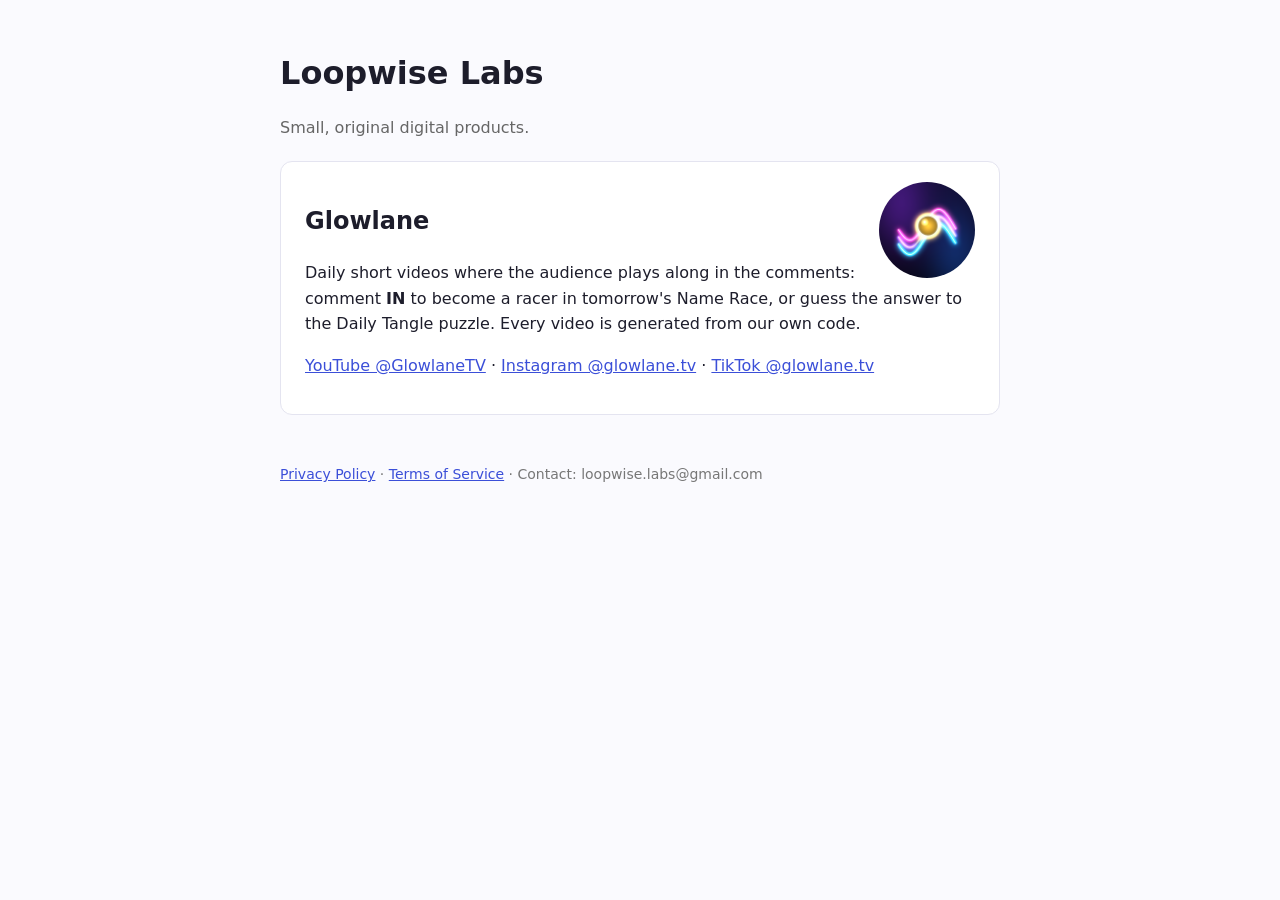
<file: index.html>
<!DOCTYPE html><html lang="en"><head><meta charset="utf-8"><meta name="viewport" content="width=device-width,initial-scale=1">
<meta name="google-site-verification" content="M1WA3Ar8SufTYykeCCIFbmc9drxLSnByoAoReWzW7tY" />
<title>Loopwise Labs</title><link rel="stylesheet" href="style.css"><link rel="icon" href="favicon.png"><link rel="apple-touch-icon" href="apple-touch-icon.png"></head><body>
<h1>Loopwise Labs</h1><p class="muted">Small, original digital products.</p>
<div class="card"><img src="glowlane-logo.png" alt="Glowlane logo" width="96" height="96" style="border-radius:50%;float:right;margin-left:16px"><h2>Glowlane</h2>
<p>Daily short videos where the audience plays along in the comments: comment <b>IN</b> to become a racer in tomorrow's Name Race, or guess the answer to the Daily Tangle puzzle. Every video is generated from our own code.</p>
<p><a href="https://www.youtube.com/@GlowlaneTV">YouTube @GlowlaneTV</a> · <a href="https://www.instagram.com/glowlane.tv/">Instagram @glowlane.tv</a> · <a href="https://www.tiktok.com/@glowlane.tv">TikTok @glowlane.tv</a></p></div>
<footer><a href="privacy.html">Privacy Policy</a> · <a href="terms.html">Terms of Service</a> · Contact: loopwise.labs@gmail.com</footer>
</body></html>
</file>
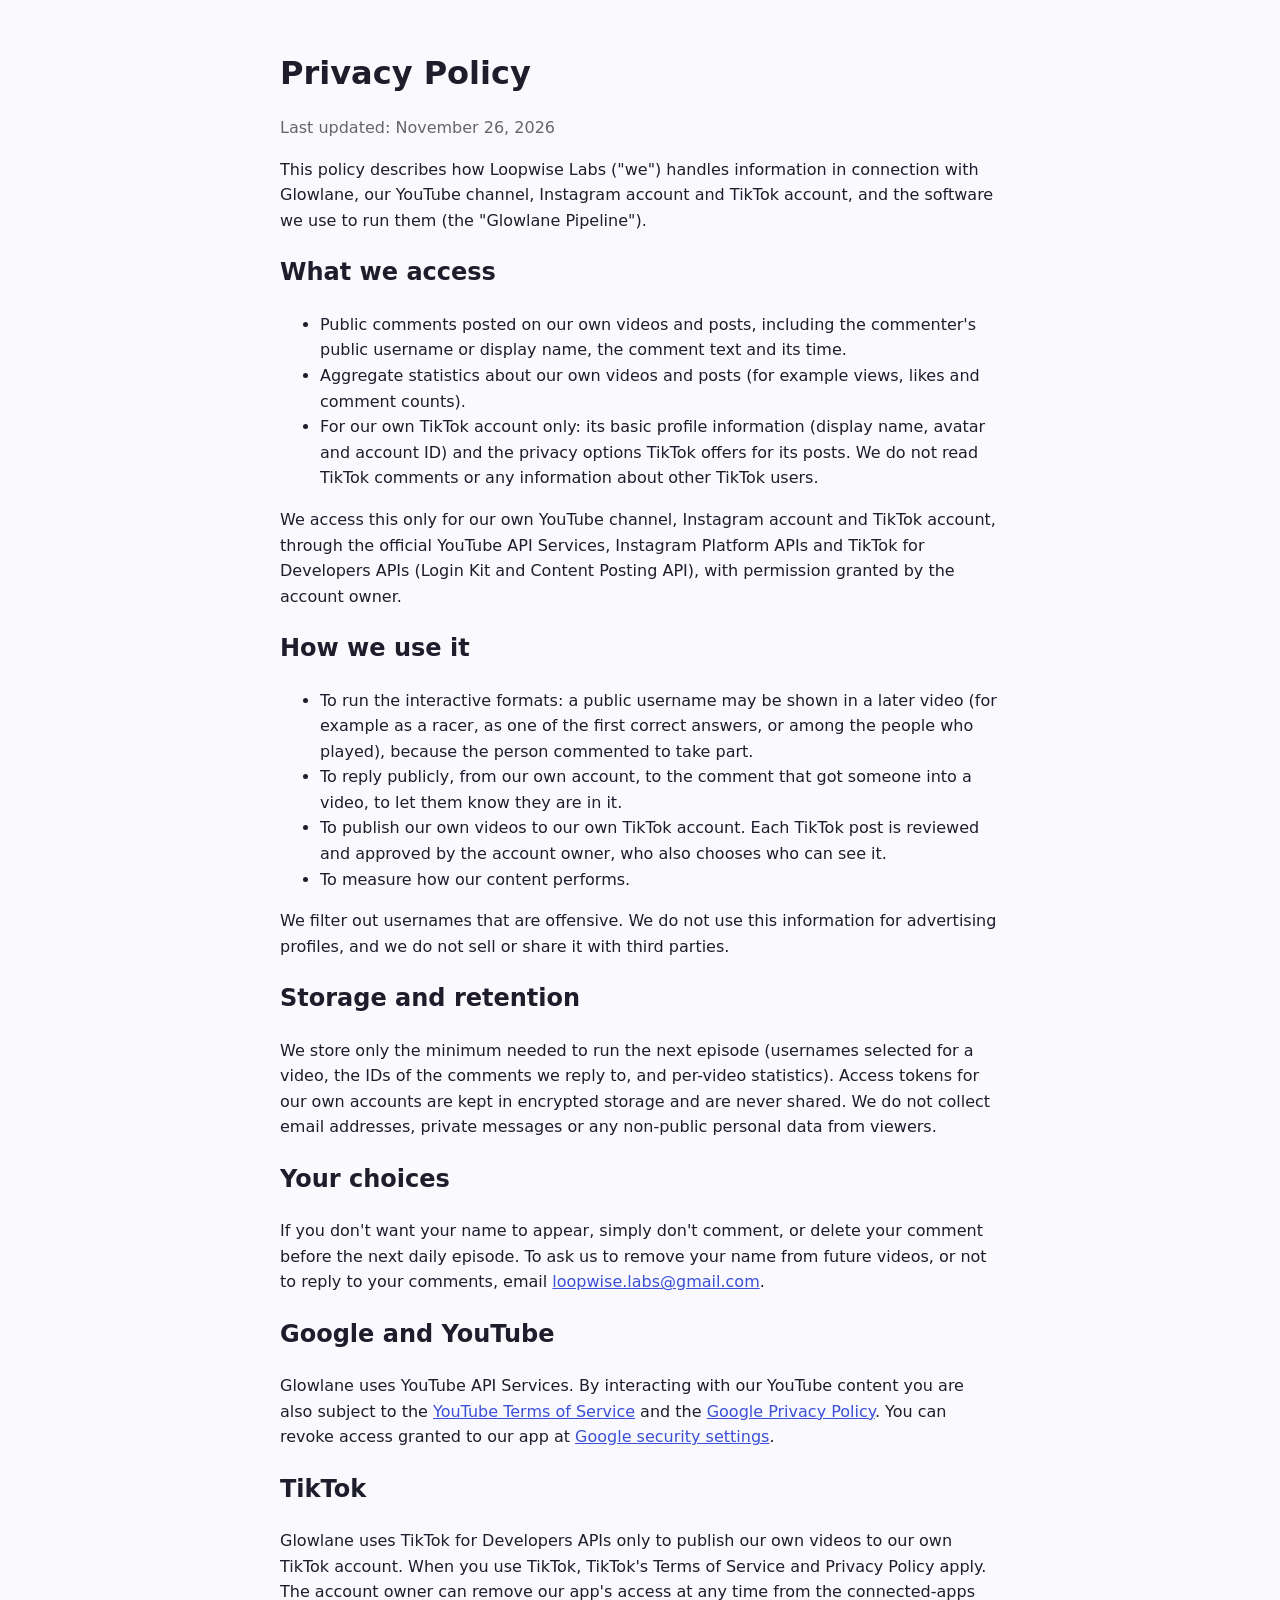
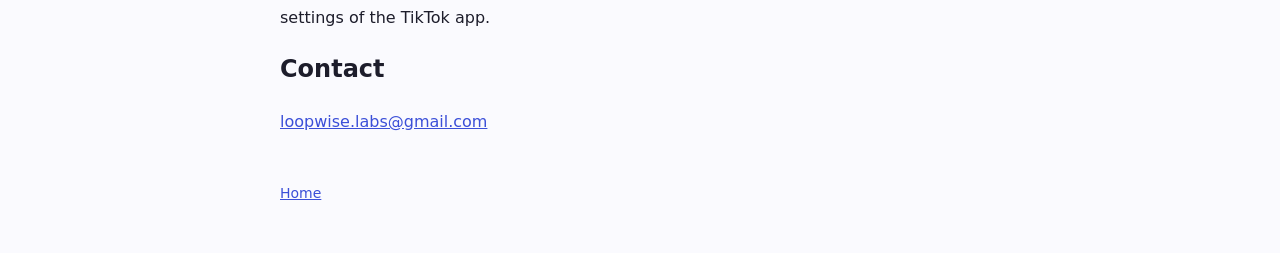
<file: privacy.html>
<!DOCTYPE html><html lang="en"><head><meta charset="utf-8"><meta name="viewport" content="width=device-width,initial-scale=1">
<title>Privacy Policy — Loopwise Labs</title><link rel="stylesheet" href="style.css"><link rel="icon" href="favicon.png"><link rel="apple-touch-icon" href="apple-touch-icon.png"></head><body>
<h1>Privacy Policy</h1><p class="muted">Last updated: November 26, 2026</p>
<p>This policy describes how Loopwise Labs ("we") handles information in connection with Glowlane, our YouTube channel, Instagram account and TikTok account, and the software we use to run them (the "Glowlane Pipeline").</p>
<h2>What we access</h2>
<ul><li>Public comments posted on our own videos and posts, including the commenter's public username or display name, the comment text and its time.</li>
<li>Aggregate statistics about our own videos and posts (for example views, likes and comment counts).</li>
<li>For our own TikTok account only: its basic profile information (display name, avatar and account ID) and the privacy options TikTok offers for its posts. We do not read TikTok comments or any information about other TikTok users.</li></ul>
<p>We access this only for our own YouTube channel, Instagram account and TikTok account, through the official YouTube API Services, Instagram Platform APIs and TikTok for Developers APIs (Login Kit and Content Posting API), with permission granted by the account owner.</p>
<h2>How we use it</h2>
<ul><li>To run the interactive formats: a public username may be shown in a later video (for example as a racer, as one of the first correct answers, or among the people who played), because the person commented to take part.</li>
<li>To reply publicly, from our own account, to the comment that got someone into a video, to let them know they are in it.</li>
<li>To publish our own videos to our own TikTok account. Each TikTok post is reviewed and approved by the account owner, who also chooses who can see it.</li>
<li>To measure how our content performs.</li></ul>
<p>We filter out usernames that are offensive. We do not use this information for advertising profiles, and we do not sell or share it with third parties.</p>
<h2>Storage and retention</h2>
<p>We store only the minimum needed to run the next episode (usernames selected for a video, the IDs of the comments we reply to, and per-video statistics). Access tokens for our own accounts are kept in encrypted storage and are never shared. We do not collect email addresses, private messages or any non-public personal data from viewers.</p>
<h2>Your choices</h2>
<p>If you don't want your name to appear, simply don't comment, or delete your comment before the next daily episode. To ask us to remove your name from future videos, or not to reply to your comments, email <a href="mailto:loopwise.labs@gmail.com">loopwise.labs@gmail.com</a>.</p>
<h2>Google and YouTube</h2>
<p>Glowlane uses YouTube API Services. By interacting with our YouTube content you are also subject to the <a href="https://www.youtube.com/t/terms">YouTube Terms of Service</a> and the <a href="https://policies.google.com/privacy">Google Privacy Policy</a>. You can revoke access granted to our app at <a href="https://security.google.com/settings/security/permissions">Google security settings</a>.</p>
<h2>TikTok</h2>
<p>Glowlane uses TikTok for Developers APIs only to publish our own videos to our own TikTok account. When you use TikTok, TikTok's Terms of Service and Privacy Policy apply. The account owner can remove our app's access at any time from the connected-apps settings of the TikTok app.</p>
<h2>Contact</h2><p><a href="mailto:loopwise.labs@gmail.com">loopwise.labs@gmail.com</a></p>
<footer><a href="index.html">Home</a></footer></body></html>
</file>
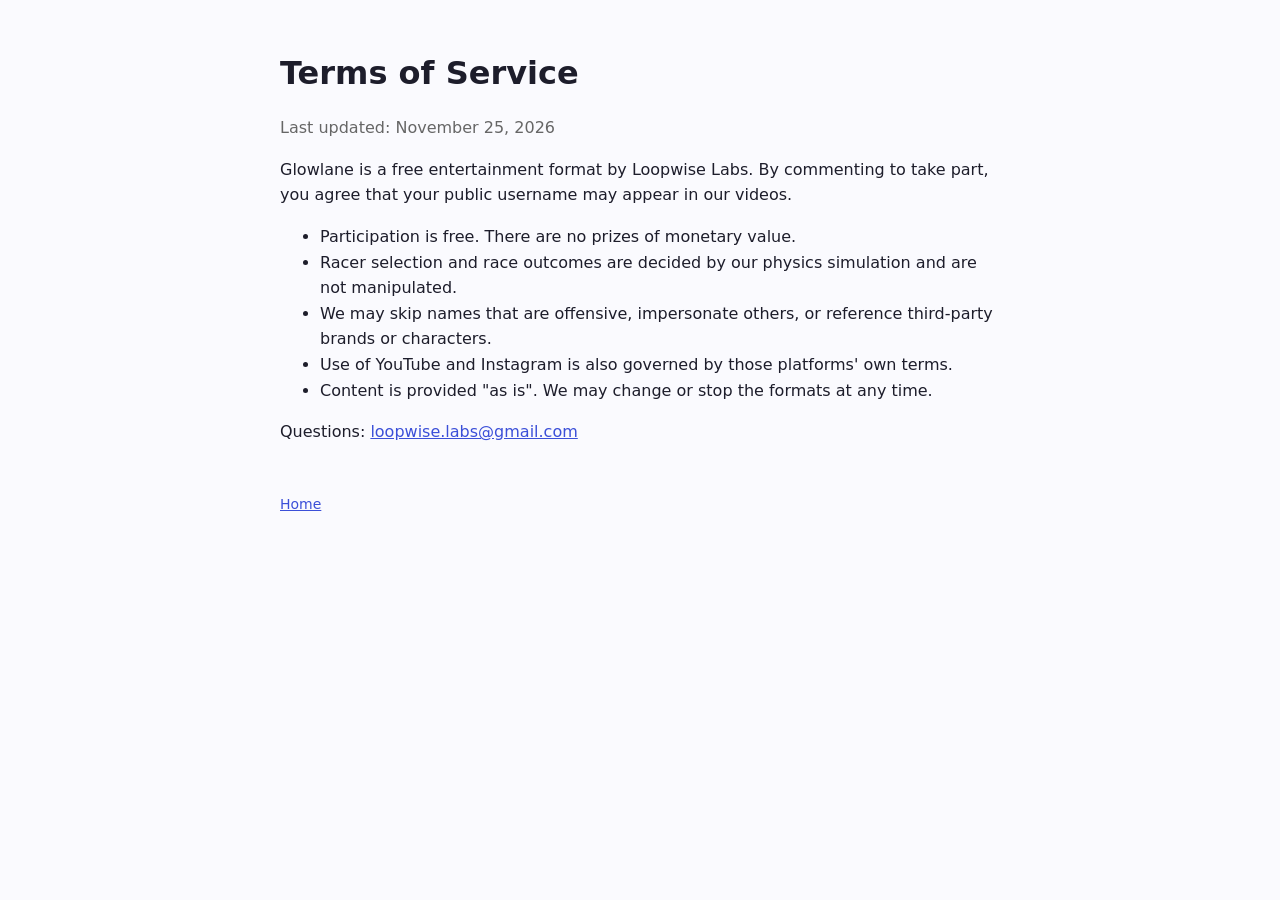
<file: terms.html>
<!DOCTYPE html><html lang="en"><head><meta charset="utf-8"><meta name="viewport" content="width=device-width,initial-scale=1">
<title>Terms of Service — Loopwise Labs</title><link rel="stylesheet" href="style.css"><link rel="icon" href="favicon.png"><link rel="apple-touch-icon" href="apple-touch-icon.png"></head><body>
<h1>Terms of Service</h1><p class="muted">Last updated: November 25, 2026</p>
<p>Glowlane is a free entertainment format by Loopwise Labs. By commenting to take part, you agree that your public username may appear in our videos.</p>
<ul><li>Participation is free. There are no prizes of monetary value.</li>
<li>Racer selection and race outcomes are decided by our physics simulation and are not manipulated.</li>
<li>We may skip names that are offensive, impersonate others, or reference third-party brands or characters.</li>
<li>Use of YouTube and Instagram is also governed by those platforms' own terms.</li>
<li>Content is provided "as is". We may change or stop the formats at any time.</li></ul>
<p>Questions: <a href="mailto:loopwise.labs@gmail.com">loopwise.labs@gmail.com</a></p>
<footer><a href="index.html">Home</a></footer></body></html>
</file>
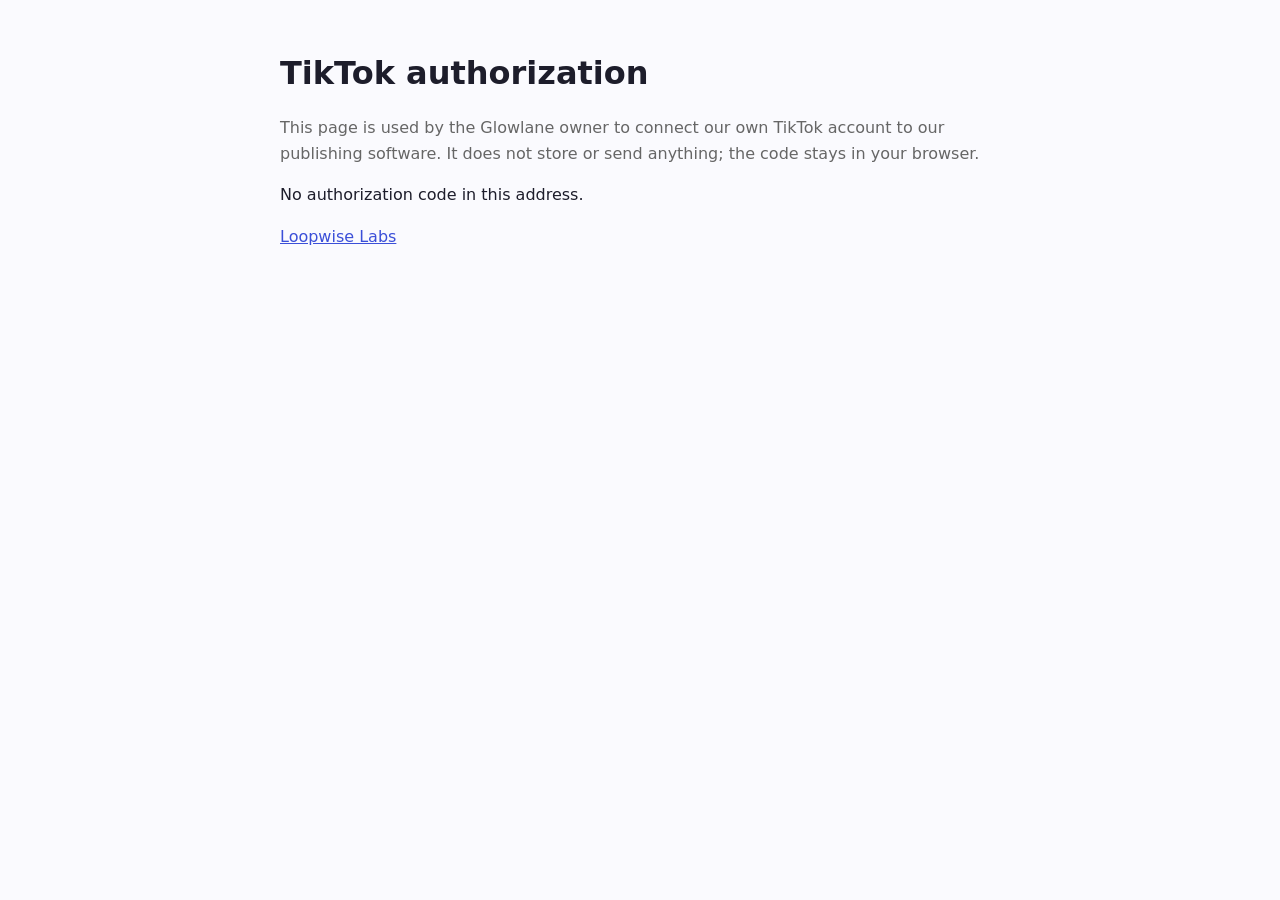
<file: tiktok-callback.html>
<!DOCTYPE html><html lang="en"><head><meta charset="utf-8"><meta name="viewport" content="width=device-width,initial-scale=1">
<title>TikTok authorization — Loopwise Labs</title><meta name="robots" content="noindex"><link rel="stylesheet" href="style.css"><link rel="icon" href="favicon.png">
<style>textarea{width:100%;font:13px/1.4 ui-monospace,Menlo,monospace;word-break:break-all;white-space:pre-wrap;box-sizing:border-box}button{margin:6px 0 18px;padding:6px 14px;cursor:pointer}</style></head><body>
<h1>TikTok authorization</h1>
<p class="muted">This page is used by the Glowlane owner to connect our own TikTok account to our publishing software. It does not store or send anything; the code stays in your browser.</p>
<div id="out"><p>No authorization code in this address.</p></div>
<script>
// Shows the one-time authorization code from the address bar so the account owner can exchange it.
// Nothing is stored or sent anywhere from this page.
var q = new URLSearchParams(location.search), out = document.getElementById("out");
function box(label, text, rows) {
  var p = document.createElement("p"); p.textContent = label; out.appendChild(p);
  var t = document.createElement("textarea"); t.readOnly = true; t.rows = rows; t.value = text; out.appendChild(t);
  var b = document.createElement("button"); b.textContent = "Copy";
  b.onclick = function () { t.select(); navigator.clipboard.writeText(text).then(function () { b.textContent = "Copied ✓"; }); };
  out.appendChild(b);
}
if (q.get("error")) {
  out.textContent = "TikTok returned an error: " + q.get("error") + " " + (q.get("error_description") || "");
} else if (q.get("code")) {
  out.innerHTML = "";
  var code = q.get("code"), key = q.get("client_key") || "sbawgvekf5nnvhglrz";
  var cmd = "curl -s -X POST https://open.tiktokapis.com/v2/oauth/token/ \\\n" +
    "  -H 'Content-Type: application/x-www-form-urlencoded' \\\n" +
    "  --data-urlencode 'client_key=" + key + "' \\\n" +
    "  --data-urlencode 'client_secret=PASTE_SECRET_HERE' \\\n" +
    "  --data-urlencode 'code=" + code.replace(/'/g, "'\\''") + "' \\\n" +
    "  --data-urlencode 'grant_type=authorization_code' \\\n" +
    "  --data-urlencode 'redirect_uri=" + location.origin + location.pathname + "'";
  box("Run this right away (the code expires within minutes). Replace PASTE_SECRET_HERE with the Sandbox client secret:", cmd, 8);
  box("The one-time code on its own (" + code.length + " characters):", code, 4);
}
</script>
<p><a href="index.html">Loopwise Labs</a></p>
</body></html>
</file>
<file: style.css>
body{font-family:system-ui,-apple-system,Segoe UI,sans-serif;max-width:720px;margin:48px auto;padding:0 20px;line-height:1.6;color:#1d1d2b;background:#fafafe}
h1{margin-bottom:4px}a{color:#3b4fd8}.muted{color:#666}footer{margin-top:48px;font-size:14px;color:#777}
.card{background:#fff;border:1px solid #e4e4f0;border-radius:12px;padding:20px 24px;margin:20px 0}
</file>
